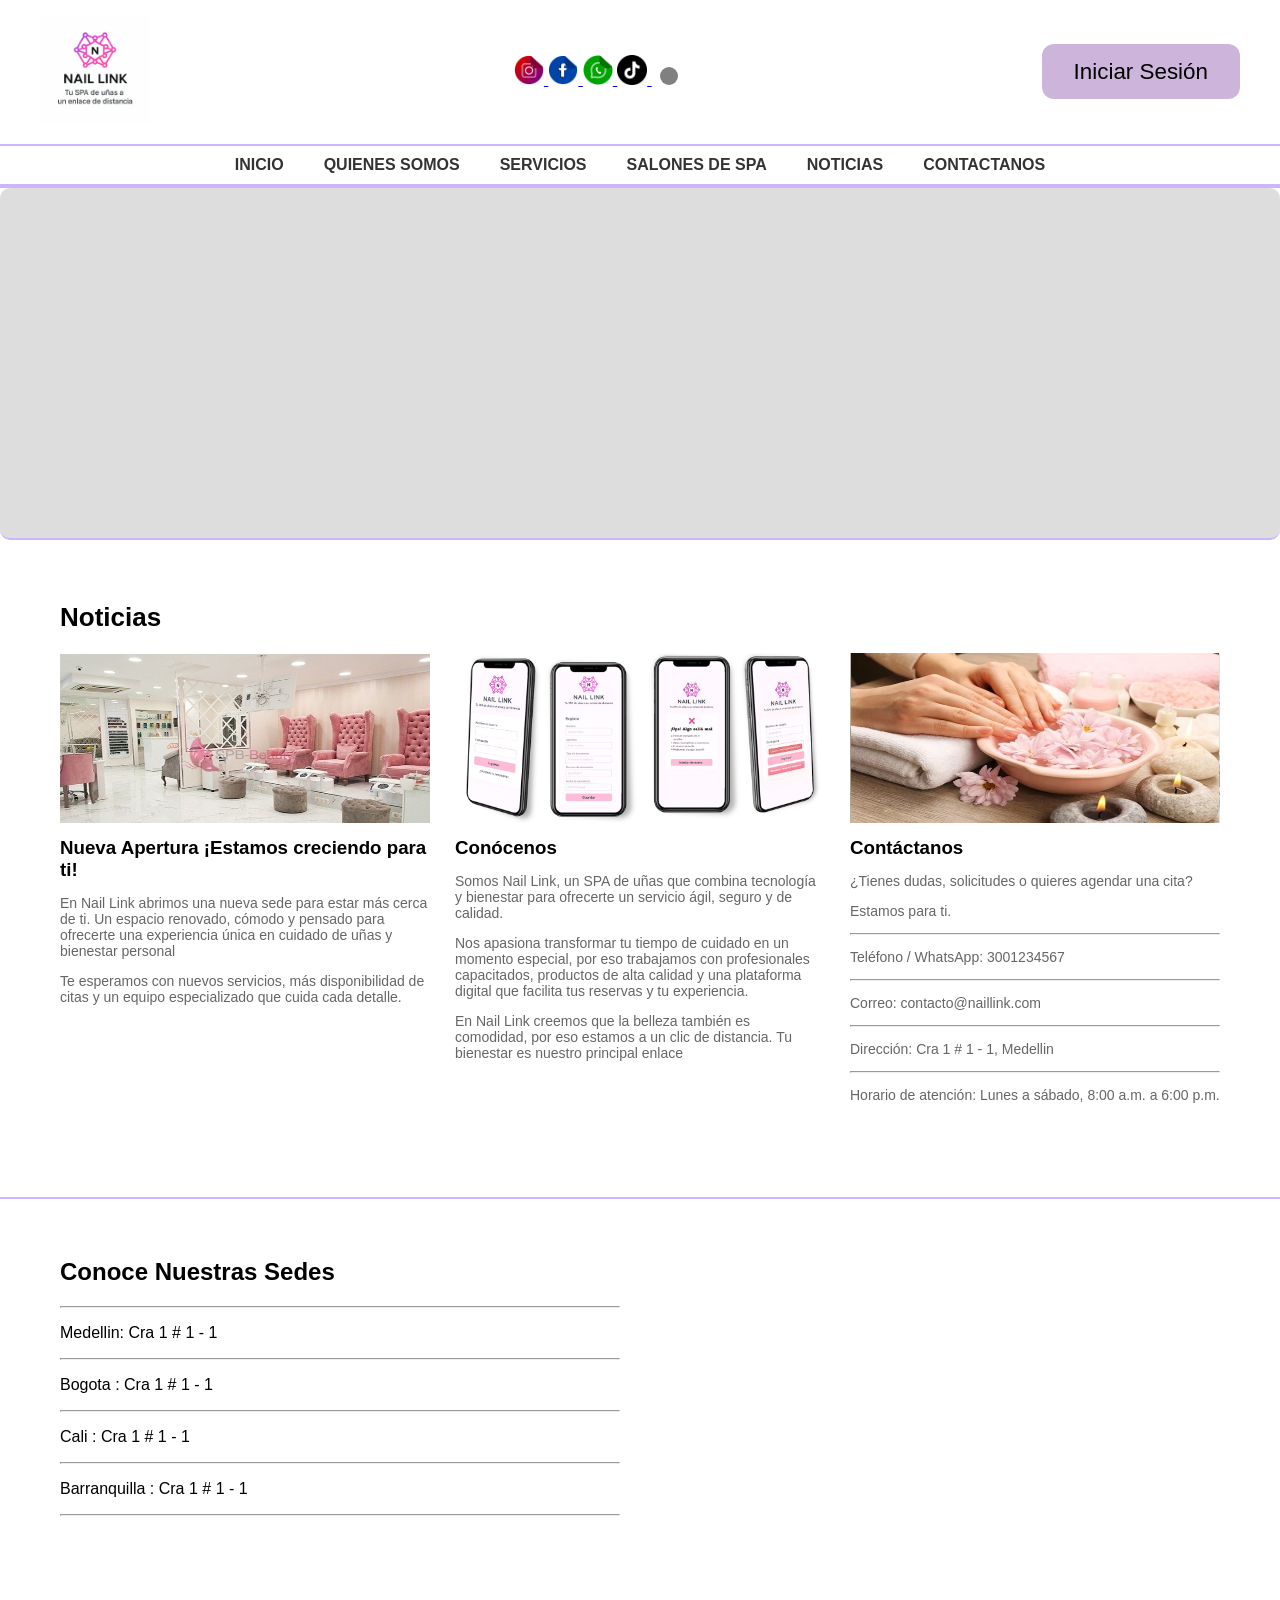
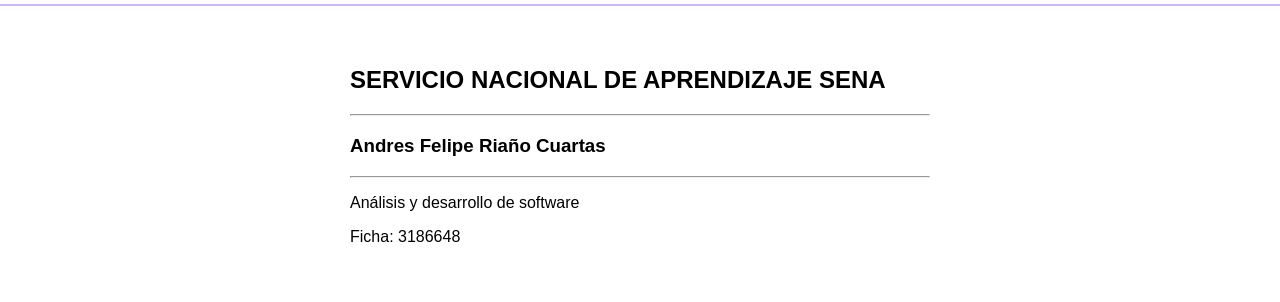
<file: inicio/index.html>
<!DOCTYPE html>
<html lang="es">
<head>
<meta charset="UTF-8">
    <meta name="viewport" content="width=device-width, initial-scale=1.0">
    <title>Nail Link - Inicio</title>
    <link rel="stylesheet"  href="slider.css">
    <link rel="stylesheet" href="style.css">

    <style>
        :root {
            --primary: #cdb4ff;   /* Color principal */
            --text-dark: #333;
            --text-light: #666;
            --gray: #e6e6e6;
        }

        body {
            margin: 0;
            font-family: Arial, sans-serif;
            background: #fff;
        }

        /* HEADER */
        header {
            width: 100%;
            border-bottom: 2px solid var(--primary);
        }

        .top-bar {
            display: flex;
            justify-content: space-between;
            align-items: center;
            padding: 15px 40px;
        }

        .logo img {
            width: 110px;
            animation: fadeLogo 3s infinite alternate;
        }

        @keyframes fadeLogo {
            from { opacity: 0.6; }
            to { opacity: 1; }
        }

        .socials span {
            display: inline-block;
            width: 18px;
            height: 18px;
            background: gray;
            border-radius: 50%;
            margin-left: 8px;
        }

        /* MENU */
        nav {
            background: white;
            border-top: 2px solid var(--primary);
            border-bottom: 2px solid var(--primary);
        }

        nav ul {
            display: flex;
            justify-content: center;
            gap: 40px;
            list-style: none;
            padding: 10px;
            margin: 0;
            font-weight: bold;
        }

        nav ul li {
            cursor: pointer;
            color: var(--text-dark);
        }

        nav ul li:hover {
            color: var(--primary);
        }

        /* SLIDER */
        .slider {
            width: 100%;
            height: 350px;
            background: #ddd;
            display: flex;
            justify-content: center;
            align-items: center;
            color: var(--text-dark);
            border-bottom: 2px solid var(--primary);
        }

        .dots {
            text-align: center;
            margin-top: 10px;
        }

        .dots span {
            display: inline-block;
            width: 12px;
            height: 12px;
            background: gray;
            border-radius: 50%;
            margin: 3px;
        }

        /* NOTICIAS */
        .news {
            padding: 40px 60px;
        }

        .news h2 {
            font-size: 26px;
            margin-bottom: 20px;
        }

        .news-grid {
            display: grid;
            grid-template-columns: repeat(3, 1fr);
            gap: 25px;
        }

        .news-card {
            cursor: pointer;
            transition: 0.4s;
        }

        .news-card img {
            width: 100%;
            height: 170px;
            background: #ddd;
            transition: opacity 0.3s;
        }

        .news-card:hover img {
            opacity: 0.6;
        }

        .news-card h3 {
            margin: 10px 0 5px;
        }

        .news-card p {
            font-size: 14px;
            color: var(--text-light);
        }

        /* GOOGLE MAPS */
        .footer-section {
            margin-top: 40px;
            padding: 40px 60px;
            border-top: 2px solid var(--primary);
        }

        .footer-container {
            display: flex;
            justify-content: space-between;
            gap: 40px;
        }

        .footer-text {
            width: 50%;
        }

        .footer-map {
            width: 50%;
        }

        iframe {
            width: 100%;
            height: 250px;
            border: 0;
        }

        footer{
            font-family: sans-serif;
        }

        .footer-container{
            display: flex;
            justify-content: center;
            align-items: center;
        }


    </style>
</head>
<body>
    <!-- HEADER -->
    <header>
        <div class="top-bar">
            <div class="logo">
                <img width="1000" src="img/LOGO.png" alt="Logo Nail Link">
            </div>

            <div class="socials">
                <a target="_blank" href="https://www.instagram.com/">
                   <img src="img/instagam_109863.ico" alt="instagram" width="30px">
                </a>
                <a target="_blank" href="https://www.facebook.com/">
                   <img src="img/facebook_109862.ico" alt="facebook" width="30px">
                </a>
                <a target="_blank" href="https://www.whatsapp.com/">
                   <img src="img/whatsapp_109861.ico" alt="whatsapp" width="30px">
                </a>
                <a target="" href="https://www.tiktok.com/">
                   <img src="img/tiktok_logo_icon_186928.ico" alt="tiktok" width="30px">
                </a>
                <span></span>
            </div>
            <div>
                <a target="_blank" href="Login.html" class="boton">Iniciar Sesión</a>
            </div>
        </div>

        <!-- MENU -->
        <nav>
            <ul>
                <li>INICIO</li>
                <li>QUIENES SOMOS</li>
                <li>SERVICIOS</li>
                <li>SALONES DE SPA</li>
                <li>NOTICIAS</li>
                <li>CONTACTANOS</li>
            </ul>
        </nav>
    </header>

    <!-- SLIDER -->
    <section class="slider">
        
    <span></span><span></span><span></span>
    <div class="slider-conteiner">
        <div class="slider position"></div>
    </div>
    
    </section>

    <!-- NOTICIAS -->
    <section class="news">
        <h2>Noticias</h2>

        <div class="news-grid">
            <div class="news-card">
                <img src="img/sede.jpg"> 
                <h3>Nueva Apertura ¡Estamos creciendo para ti!</h3>
                <p>En Nail Link abrimos una nueva sede para estar más cerca de ti. Un espacio renovado, cómodo y pensado para ofrecerte una experiencia única en cuidado de uñas y bienestar personal</p>
                    <p>Te esperamos con nuevos servicios, más disponibilidad de citas y un equipo especializado que cuida cada detalle.</p>
                
            </div>

            <div class="news-card">
                <img src="img/somos.jpg">
                <h3>Conócenos</h3>
                <p>Somos Nail Link, un SPA de uñas que combina tecnología y bienestar para ofrecerte un servicio ágil, seguro y de calidad.</p>
                <p>Nos apasiona transformar tu tiempo de cuidado en un momento especial, por eso trabajamos con profesionales capacitados, productos de alta calidad y una plataforma digital que facilita tus reservas y tu experiencia.</p>
                <p>En Nail Link creemos que la belleza también es comodidad, por eso estamos a un clic de distancia. Tu bienestar es nuestro principal enlace</p>
            </div>

            <div class="news-card">
                <img src="img/contactanos.jpg">
                <h3>Contáctanos</h3>
                <p>¿Tienes dudas, solicitudes o quieres agendar una cita?</p>
                <p>Estamos para ti.</p>
                <hr>
                <p>Teléfono / WhatsApp: 3001234567</p>
                <hr>
                <p>Correo: contacto@naillink.com</p>
                <hr>
                <p>Dirección: Cra 1 # 1 - 1, Medellin</p>
                <hr>
                <p>Horario de atención: Lunes a sábado, 8:00 a.m. a 6:00 p.m.</p>
            </div>
        </div>
    </section>

    <!-- GOOGLE MAPS -->
    <section class="footer-section">
        <div class="footer-container">
            <div class="footer-text">
                <p>
                    <h2>Conoce Nuestras Sedes</h2>
                <hr>
                <p>Medellin: Cra 1 # 1 - 1</p>
                <hr>
                <p>Bogota : Cra 1 # 1 - 1</p>
                <hr>
                <p>Cali : Cra 1 # 1 - 1</p>
                <hr>
                <p>Barranquilla : Cra 1 # 1 - 1</p>
                <hr>
            </div>

            <div class="footer-map">
                <iframe src="https://maps.google.com/maps?q=Bogota&t=&z=13&ie=UTF8&iwloc=&output=embed"></iframe>
            </div>
        </div>
    </section> 

    <footer></footer>
        <section class="footer-section">
            <div class="footer-container">
                <div class="footer-text">
                    <p class="centrarTexto">
                        <h2>SERVICIO NACIONAL DE APRENDIZAJE SENA</h2>
                    </p>
                    <hr>
                    <h3>Andres Felipe Riaño Cuartas</h3>
                    <hr>
                    <p>Análisis y desarrollo de software</p>
                    <p>Ficha: 3186648 </p>
                </div>
            </div>
        </section> 
    </footer> 
     
</body>
</html>
</file>
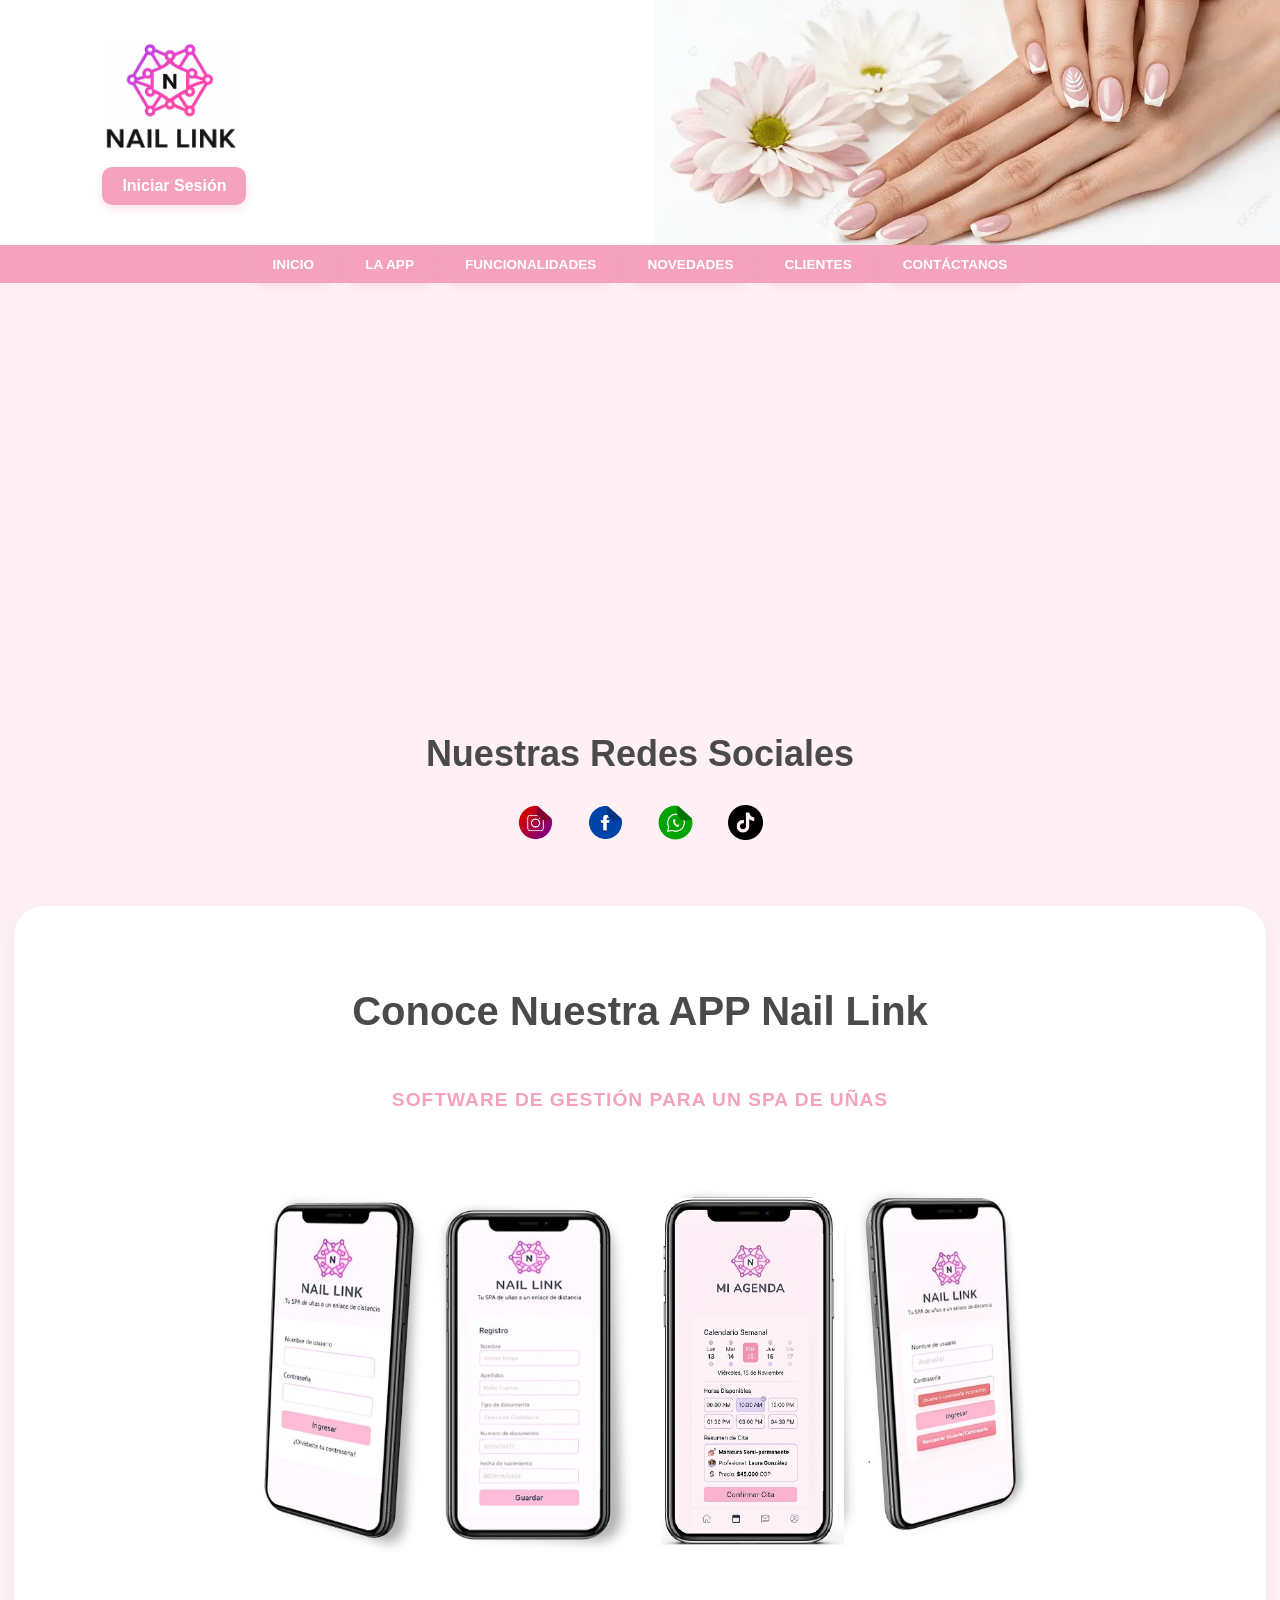
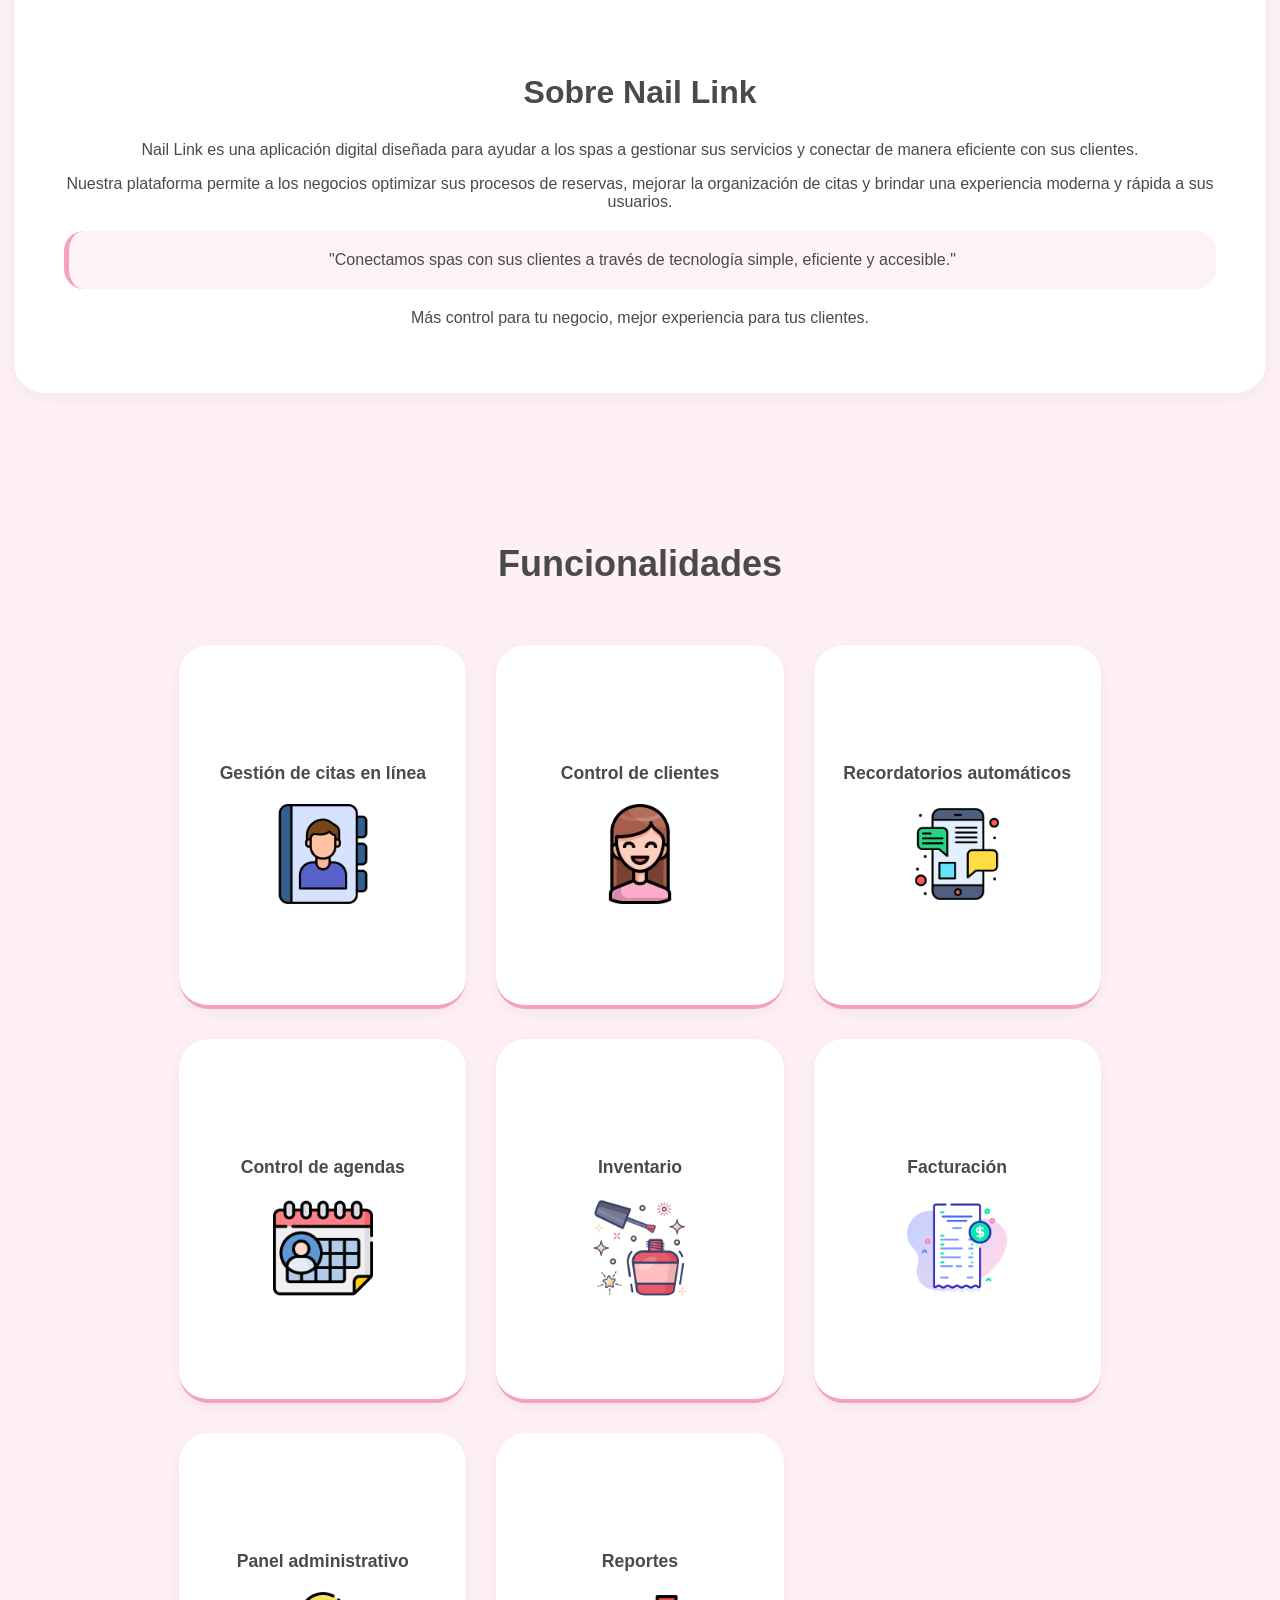
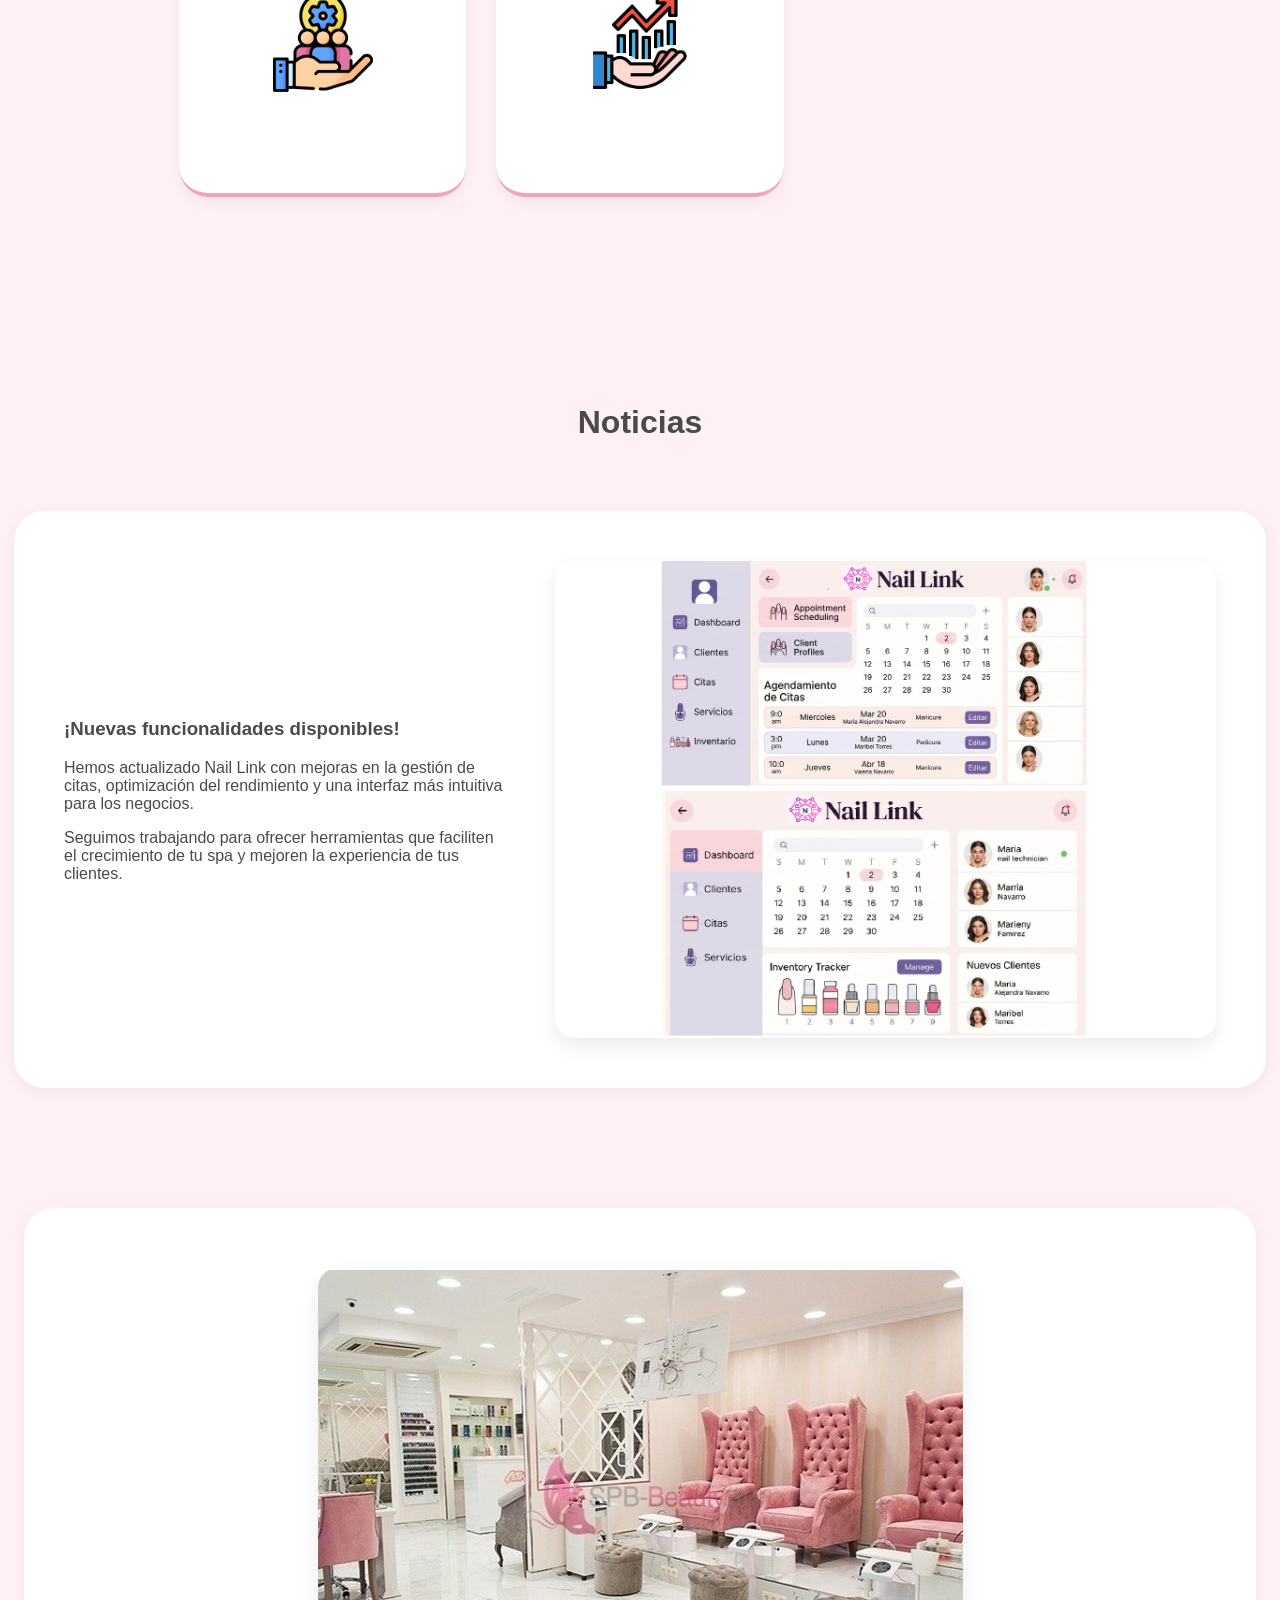
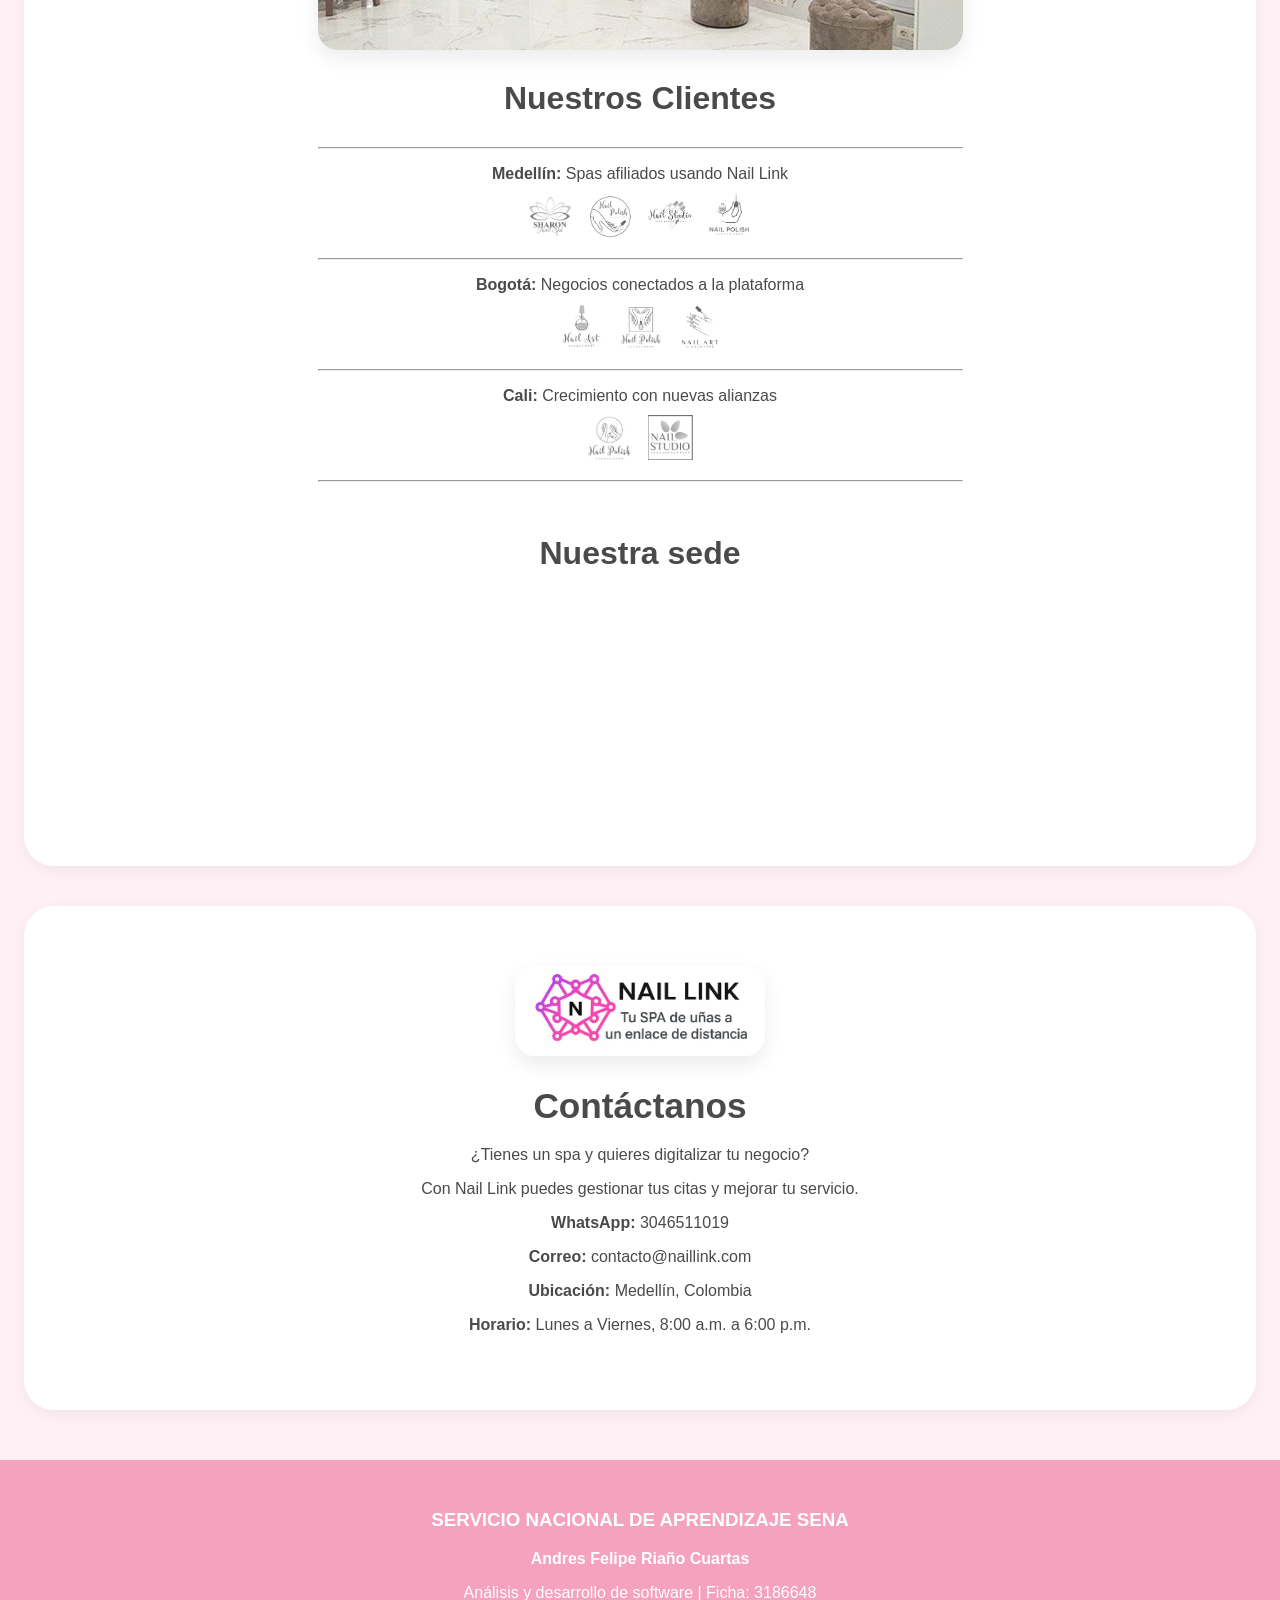
<file: src/main/webapp/index.html>
<!DOCTYPE html>
<html lang="es">
<head>
    <meta charset="UTF-8">
    <meta name="viewport" content="width=device-width, initial-scale=1.0">
    <meta name="description" content="Nail Link - Plataforma digital para spas que conecta negocios con sus clientes, gestiona citas y mejora la experiencia del servicio.">
    <title>Nail Link - Inicio</title>
    <link rel="stylesheet" href="style.css">
    <link rel="stylesheet"  href="slider.css">
</head>
<body>

    <header id="inicio">
    <div class="header-content">

        <div class="left-header">
            <img src="img/LOGO.png" alt="Logo Nail Link" class="logo-img">

            <a href="Login.html" class="btn" target="_self">Iniciar Sesión</a>
        </div>

    </div>
</header>

    <nav class="navbar">
        <ul>
            <li><a href="#inicio">INICIO</a></li>
            <li><a href="#quienes-somos">LA APP</a></li>
            <li><a href="#servicios">FUNCIONALIDADES</a></li>
            <li><a href="#noticias">NOVEDADES</a></li>
            <li><a href="#sedes">CLIENTES</a></li>
            <li><a href="#contacto">CONTÁCTANOS</a></li>
        </ul>
    </nav>

    <section class="slider"></section>
    
                <section class="social-section">
    <h2>Nuestras Redes Sociales</h2>
    <div class="social-icons">
        <a target="_blank" href="https://www.instagram.com/" rel="noopener noreferrer"> 
        <img src="img/instagam_109863.ico" alt="instagram" width="30px"> </a> 
        <a target="_blank" href="https://www.facebook.com/" rel="noopener noreferrer"> 
        <img src="img/facebook_109862.ico" alt="facebook" width="30px"> </a> 
        <a target="_blank" href="https://www.whatsapp.com/" rel="noopener noreferrer"> 
        <img src="img/whatsapp_109861.ico" alt="whatsapp" width="30px"> </a> 
        <a target="_blank" href="https://www.tiktok.com/" rel="noopener noreferrer"> 
        <img src="img/tiktok_logo_icon_186928.ico" alt="tiktok" width="30px"> </a>
    </div>
</section>

   <section id="quienes-somos" class="about-card">
    <h1>Conoce Nuestra APP Nail Link</h1>
    <p>Software de gestión para un SPA de uñas</p>
    <div class="mockup-display">
        <img src="img/somos.jpg" alt="Nail Link App Display">
    </div>

    <div class="about-content">
        <h2>Sobre Nail Link</h2>

           <p class="lead-text">
           <span>Nail Link</span> es una aplicación digital diseñada para ayudar a los spas a gestionar sus servicios y conectar de manera eficiente con sus clientes.
           </p>

           <p class="body-text">
           Nuestra plataforma permite a los negocios optimizar sus procesos de reservas, mejorar la organización de citas y brindar una experiencia moderna y rápida a sus usuarios.
           </p>

           <div class="highlight-box">
           "Conectamos spas con sus clientes a través de tecnología simple, eficiente y accesible."
           </div>

           <p class="footer-note">
            Más control para tu negocio, mejor experiencia para tus clientes.
           </p>
    </div>
</section>

    <section id="servicios" class="section-padding bg-light">
    <h2>Funcionalidades</h2>

    <div class="services-grid">
        <div class="service-card">
            <p>Gestión de citas en línea</p>
            <img src="img/cita.png" alt="Citas">
        </div>

        <div class="service-card">
            <p>Control de clientes</p>
            <img src="img/cliente.png" alt="Clientes">
        </div>

        <div class="service-card">
            <p>Recordatorios automáticos</p>
            <img src="img/recordatorio.png" alt="Recordatorios">
        </div>

        <div class="service-card">
            <p>Control de agendas</p>
            <img src="img/agenda.png" alt="Agendas">
        </div>

        <div class="service-card">
            <p>Inventario</p>
            <img src="img/inventario.png" alt="Inventario">
        </div>

        <div class="service-card">
            <p>Facturación</p>
            <img src="img/factura.png" alt="Factura">
        </div>

        <div class="service-card">
            <p>Panel administrativo</p>
            <img src="img/administracion.png" alt="Admin">
        </div>

        <div class="service-card">
            <p>Reportes</p>
            <img src="img/reporte.png" alt="Reportes">
        </div>
    </div>
</section>

    <section id="noticias" class="news">
        <h2>Noticias</h2>

        
            <div class="news-card">
    
             <div class="news-text">
                <h3>¡Nuevas funcionalidades disponibles!</h3>

                <p>
                Hemos actualizado Nail Link con mejoras en la gestión de citas, optimización del rendimiento y una interfaz más intuitiva para los negocios.
               </p>

                <p>
                Seguimos trabajando para ofrecer herramientas que faciliten el crecimiento de tu spa y mejoren la experiencia de tus clientes.
                </p>
               </div>

              <div class="news-image">
              <img src="img/noticia2.png" alt="Novedades Nail Link">
              </div>

            </div>
       
    </section>

  <section id="sedes" class="footer-section">
    <div class="footer-container">
        <div class="clientes-img">
           <img src="img/sede.jpg" alt="Clientes Nail Link">
        </div>

        <div class="footer-text">
            <h2>Nuestros Clientes</h2>
            <hr>
            
            <p><strong>Medellín:</strong> Spas afiliados usando Nail Link</p>
            <div class="logo-row">
                <img src="img/spa/spa1.png" alt="Spa 1">
                <img src="img/spa/spa2.png" alt="Spa 2">
                <img src="img/spa/spa3.png" alt="Spa 3">
                <img src="img/spa/spa4.png" alt="Spa 4">
            </div>
            
            <hr>
            
            <p><strong>Bogotá:</strong> Negocios conectados a la plataforma</p>
            <div class="logo-row">
                <img src="img/spa/spa5.png" alt="Spa 5">
                <img src="img/spa/spa6.png" alt="Spa 6">
                <img src="img/spa/spa7.png" alt="Spa 7">
            </div>
            
            <hr>
            
            <p><strong>Cali:</strong> Crecimiento con nuevas alianzas</p>
            <div class="logo-row">
                <img src="img/spa/spa8.png" alt="Spa 8">
                <img src="img/spa/spa9.png" alt="Spa 9">
            </div>
            <hr>
        </div>
            
        <div class="footer-map">
            <br>
            <h2>Nuestra sede</h2>
            <iframe src="https://maps.google.com/maps?q=Bogota&t=&z=13&ie=UTF8&iwloc=&output=embed" style="border:0;" allowfullscreen="" loading="lazy"></iframe>
        </div>
    </div>
</section>

 <section id="contacto" class="contact-card">
    <div class="contact-container">

        <div class="contact-logo">
            <img src="img/logo3.jpg" alt="Logo Nail Link">
        </div>

        <div class="contact-content">
            <h2>Contáctanos</h2>

            <p>¿Tienes un spa y quieres digitalizar tu negocio?</p>
            <p>Con Nail Link puedes gestionar tus citas y mejorar tu servicio.</p>

            <p><strong>WhatsApp:</strong> 3046511019</p>
            <p><strong>Correo:</strong> contacto@naillink.com</p>
            <p><strong>Ubicación:</strong> Medellín, Colombia</p>

            <p><strong>Horario:</strong> Lunes a Viernes, 8:00 a.m. a 6:00 p.m.</p>
        </div>

    </div>
</section>

    <footer class="text-center">
        <h3>SERVICIO NACIONAL DE APRENDIZAJE SENA</h3>
        <strong><p>Andres Felipe Riaño Cuartas</p></strong>
        <p>Análisis y desarrollo de software | Ficha: 3186648</p>
    </footer>
     
</body>
</html>
</file>
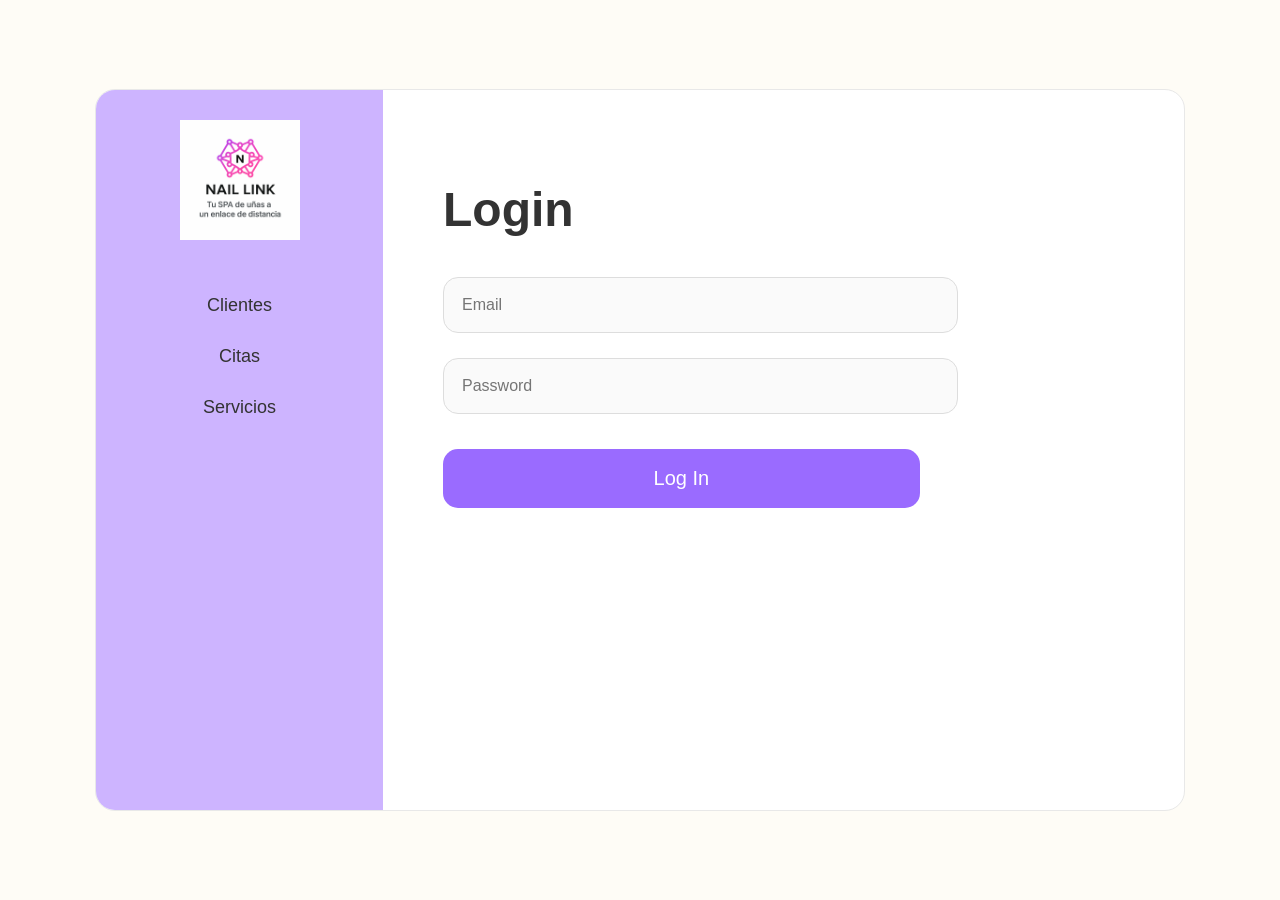
<file: inicio/Login.html>
<!DOCTYPE html>
<html lang="es">
<head>
    <meta charset="UTF-8">
    <meta name="viewport" content="width=device-width, initial-scale=1.0">
    <title>Nail Link - Login</title>

    <style>
        :root {
            --primary: #cdb4ff;   /* Lila suave */
            --button: #9a6bff;    /* Morado */
            --text-dark: #333;
            --text-light: #777;
            --bg: #fefcf6;        /* Fondo crema claro */
        }

        body {
            margin: 0;
            font-family: Arial, sans-serif;
            background: var(--bg);
            height: 100vh;
            display: flex;
            justify-content: center;
            align-items: center;
        }

        /* CONTENEDOR PRINCIPAL */
        .container {
            width: 85%;
            height: 80vh;
            background: white;
            border-radius: 20px;
            display: flex;
            overflow: hidden;
            border: 1px solid #e8e8e8;
        }

        /* LATERAL */
        .sidebar {
            width: 25%;
            background: var(--primary);
            padding: 30px;
            display: flex;
            flex-direction: column;
            align-items: center;
        }

        .sidebar img {
            width: 120px;
            margin-bottom: 40px;
        }

        .sidebar a {
            display: block;
            margin: 15px 0;
            text-decoration: none;
            color: var(--text-dark);
            font-size: 18px;
        }

        .sidebar a:hover {
            font-weight: bold;
        }

        /* FORMULARIO LOGIN */
        .login-area {
            width: 75%;
            padding: 60px;
        }

        .login-area h1 {
            font-size: 48px;
            margin-bottom: 40px;
            color: var(--text-dark);
        }

        .form-control {
            width: 70%;
            padding: 18px;
            border-radius: 15px;
            border: 1px solid #ddd;
            margin-bottom: 25px;
            font-size: 16px;
            outline: none;
            background: #fafafa;
        }

        .form-control:focus {
            border-color: var(--primary);
        }

        .btn {
            width: 70%;
            padding: 18px;
            background: var(--button);
            color: white;
            font-size: 20px;
            border-radius: 15px;
            border: none;
            cursor: pointer;
            margin-top: 10px;
        }

        .btn:hover {
            opacity: 0.85;
        }
    </style>
</head>

<body>

    <div class="container">

        <!-- LATERAL -->
        <div class="sidebar">
            <img src="img/LOGO.png" alt="Nail Link Logo">

            <a href="#">Clientes</a>
            <a href="#">Citas</a>
            <a href="#">Servicios</a>
        </div>

        <!-- LOGIN -->
        <div class="login-area">
            <h1>Login</h1>

            <input type="email" class="form-control" placeholder="Email">
            <input type="password" class="form-control" placeholder="Password">

            <button class="btn">Log In</button>
        </div>

    </div>

</body>
</html>
</file>
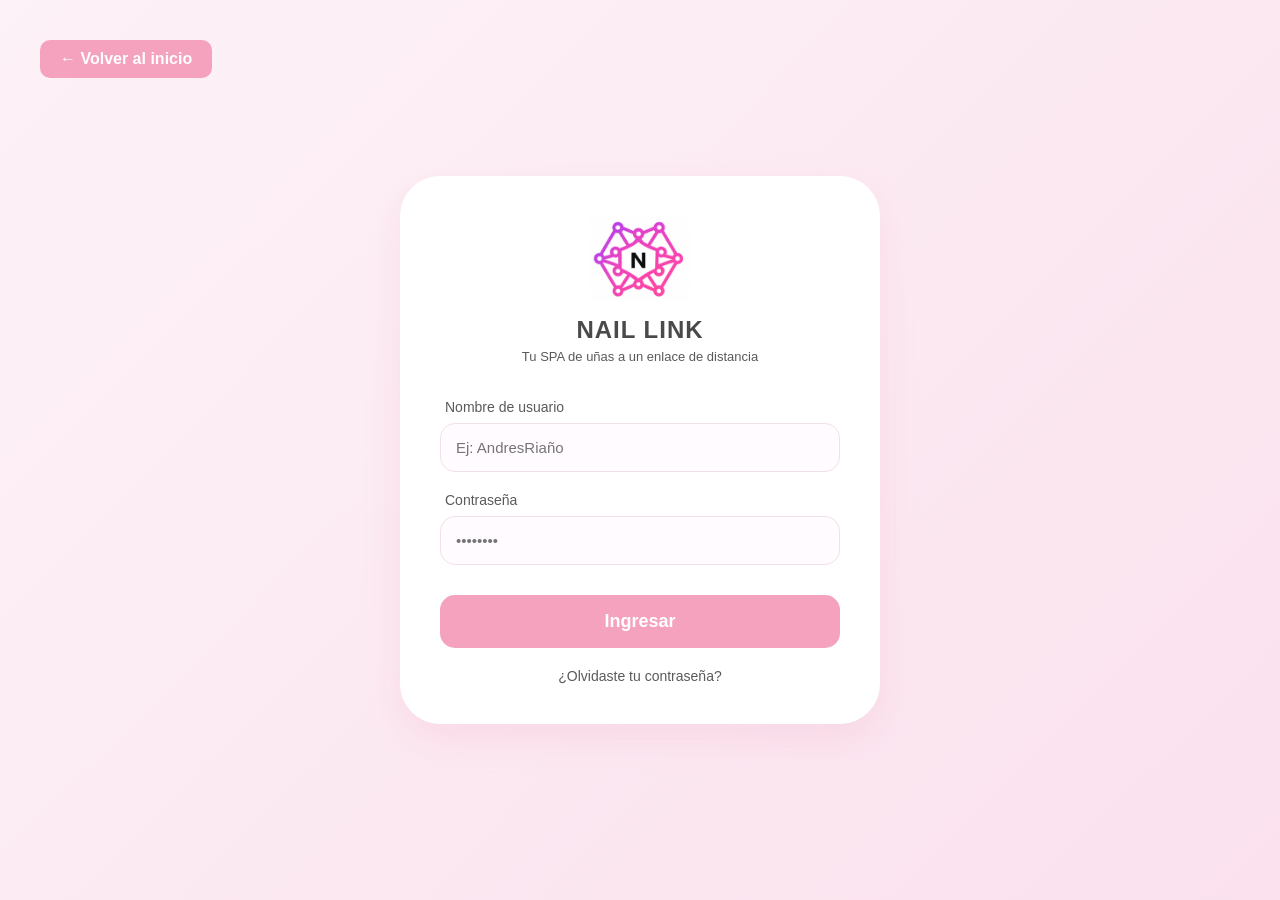
<file: src/main/webapp/login.html>
<!DOCTYPE html>
<html lang="es">
<head>
    <meta charset="UTF-8">
    <meta name="viewport" content="width=device-width, initial-scale=1.0">
    <title>Nail Link - Iniciar Sesión</title>

    <style>
        :root {
            --bg-soft-pink: #fdf2f7; 
            --card-white: #ffffff;
            --primary-pink: #f4a2bd;
            --text-gray: #5a5a5a;
            --input-border: #f0e0e9;
            --font-main: 'Segoe UI', Roboto, Helvetica, Arial, sans-serif;
        }

        body {
            margin: 0;
            padding: 0;
            font-family: var(--font-main);
            background-color: var(--bg-soft-pink);
            height: 100vh;
            display: flex;
            justify-content: center;
            align-items: center;
        }

        .login-card {
            background: var(--card-white);
            width: 100%;
            max-width: 400px;
            padding: 40px;
            border-radius: 40px; 
            box-shadow: 0 15px 35px rgba(244, 162, 189, 0.2);
            text-align: center;
        }

        .logo-area img {
            width: 100px;
            margin-bottom: 10px;
        }

        .brand-name {
            font-size: 24px;
            font-weight: bold;
            color: #4a4a4a;
            margin-bottom: 5px;
            letter-spacing: 1px;
            text-transform: uppercase;
        }

        .slogan {
            font-size: 13px;
            color: var(--text-gray);
            margin-bottom: 35px;
        }

        .form-group {
            text-align: left;
            margin-bottom: 20px;
        }

        label {
            display: block;
            margin-bottom: 8px;
            margin-left: 5px;
            color: var(--text-gray);
            font-size: 14px;
        }

        .form-control {
            width: 100%;
            padding: 15px;
            border: 1.5px solid var(--input-border);
            border-radius: 15px;
            font-size: 15px;
            box-sizing: border-box; 
            outline: none;
            transition: all 0.3s ease;
            background-color: #fffbff;
        }

        .form-control:focus {
            border-color: var(--primary-pink);
            background-color: #fff;
            box-shadow: 0 0 8px rgba(244, 162, 189, 0.2);
        }


        .btn-submit {
            width: 100%;
            padding: 16px;
            background-color: var(--primary-pink);
            color: white;
            border: none;
            border-radius: 15px;
            font-size: 18px;
            font-weight: 600;
            cursor: pointer;
            margin-top: 10px;
            transition: transform 0.2s, 
        }

        .btn-submit:hover {
            background-color: #f08da5;
            transform: translateY(-2px);
        }

        .btn-submit:active {
            transform: scale(0.98);
        }

        .forgot-password {
            display: block;
            margin-top: 20px;
            font-size: 14px;
            color: var(--text-gray);
            text-decoration: none;
        }

        .forgot-password:hover {
            color: var(--primary-pink);
        }

        @media (min-width: 768px) {
            body {
                background: linear-gradient(135deg, #fdf2f7 0%, #fae1ed 100%);
            }
        }
        .btn-volver {
           display: inline-block;
           margin: 20px;
           padding: 10px 20px;
           background-color: #f4a2bd;
           color: white;
           text-decoration: none;
           border-radius: 10px;
           font-weight: bold;
           transition: 0.3s;
        }

        .btn-volver:hover {
           background-color: #e68aa7;
        }
        .btn-volver {
           position: absolute;
           top: 20px;
           left: 20px;
        }
    </style>
</head>
<body>

    <div class="login-card">
        <div class="logo-area">
            <img src="img/logo4.png" alt="Nail Link Logo">
            <div class="brand-name">Nail Link</div>
            <div class="slogan">Tu SPA de uñas a un enlace de distancia</div>
        </div>

<form action="RegistroServlet" method="POST">

    <div class="form-group">
        <label for="usuario">Nombre de usuario</label>

        <input 
            type="text"
            id="usuario"
            name="usuario"
            class="form-control"
            placeholder="Ej: AndresRiaño"
            required>
    </div>

    <div class="form-group">
        <label for="password">Contraseña</label>

        <input 
            type="password"
            id="password"
            name="password"
            class="form-control"
            placeholder="••••••••"
            required>
    </div>

    <button type="submit" class="btn-submit">
        Ingresar
    </button>

</form>
        <a href="#" class="forgot-password">¿Olvidaste tu contraseña?</a>
    </div>
    <a href="index.html" class="btn-volver">← Volver al inicio</a>

</body>
</html>
</file>
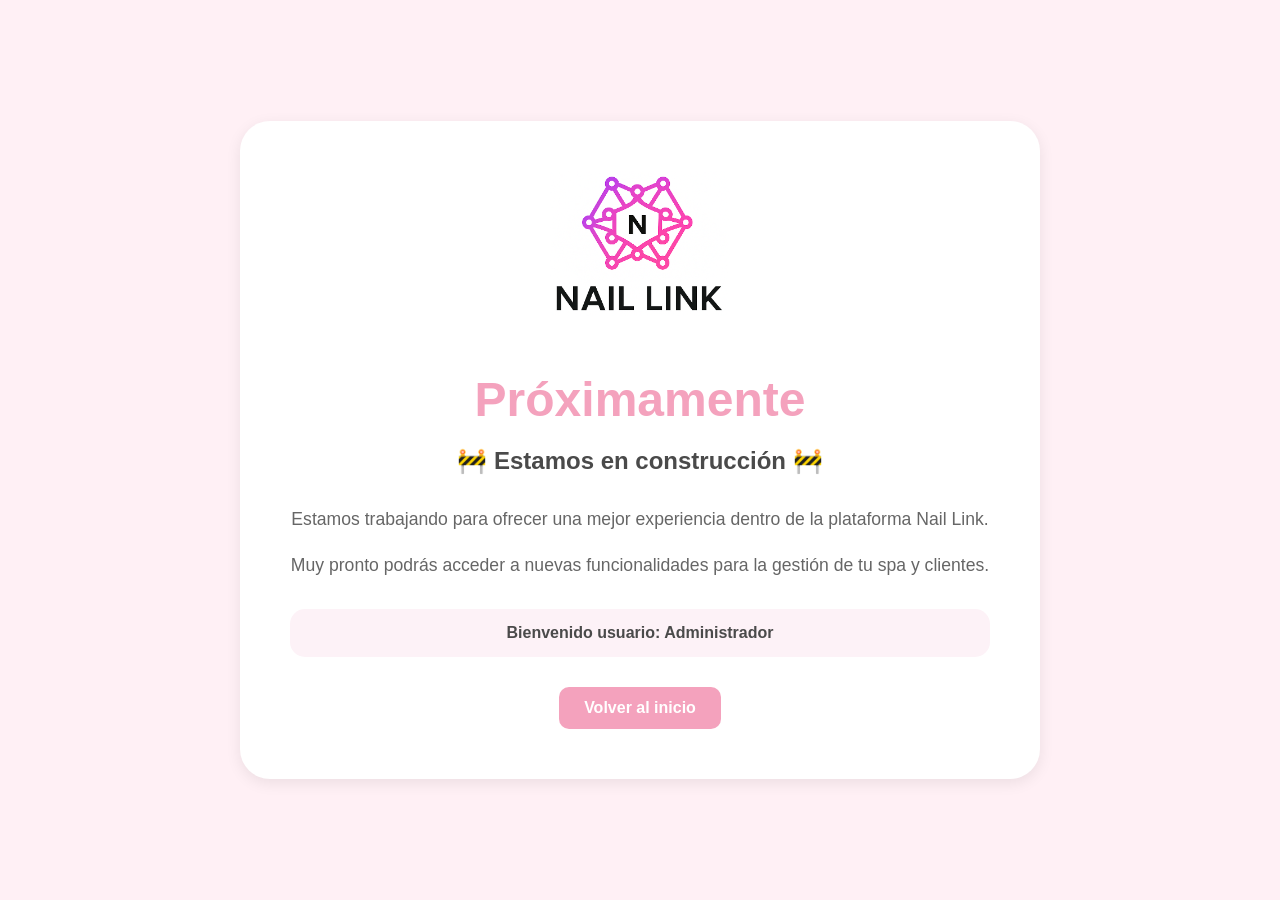
<file: src/main/webapp/panel.html>
<!DOCTYPE html>
<html lang="es">
<head>
    <meta charset="UTF-8">
    <meta name="viewport" content="width=device-width, initial-scale=1.0">
    <title>Nail Link - Panel</title>

    <style>
        :root {
            --bg-light: #fff0f5;
            --button-main: #f4a2bd;
            --text-dark: #4a4a4a;
            --white: #ffffff;
            --shadow: 0 4px 15px rgba(0,0,0,0.08);
        }

        body {
            margin: 0;
            font-family: 'Segoe UI', Tahoma, Geneva, Verdana, sans-serif;
            background-color: var(--bg-light);

            display: flex;
            justify-content: center;
            align-items: center;

            height: 100vh;
        }

        .construction-card {
            background: var(--white);
            width: 80%;
            max-width: 700px;

            padding: 50px;
            border-radius: 30px;

            text-align: center;

            box-shadow: var(--shadow);
        }

        .construction-card img {
            width: 180px;
            margin-bottom: 20px;
        }

        h1 {
            color: var(--button-main);
            font-size: 3rem;
            margin-bottom: 10px;
        }

        h2 {
            color: var(--text-dark);
            margin-bottom: 30px;
        }

        p {
            color: #666;
            font-size: 1.1rem;
            line-height: 1.6;
        }

        .user-box {
            margin-top: 30px;
            background-color: #fdf2f7;
            padding: 15px;
            border-radius: 15px;
            font-weight: bold;
            color: var(--text-dark);
        }

        .btn-home {
            display: inline-block;
            margin-top: 30px;
            background-color: var(--button-main);
            color: white;
            padding: 12px 25px;
            border-radius: 10px;
            text-decoration: none;
            font-weight: bold;
            transition: 0.3s;
        }

        .btn-home:hover {
            background-color: #f08da5;
            transform: translateY(-2px);
        }
    </style>
</head>

<body>

    <div class="construction-card">

        <img src="img/LOGO.png" alt="Logo Nail Link">

        <h1>Próximamente</h1>

        <h2>🚧 Estamos en construcción 🚧</h2>

        <p>
            Estamos trabajando para ofrecer una mejor experiencia
            dentro de la plataforma Nail Link.
        </p>

        <p>
            Muy pronto podrás acceder a nuevas funcionalidades
            para la gestión de tu spa y clientes.
        </p>

        <div class="user-box">
            Bienvenido usuario: <span id="usuario">Administrador</span>
        </div>

        <a href="index.html" class="btn-home">
            Volver al inicio
        </a>

    </div>

</body>
</html>
</file>
<file: inicio/slider.css>
.slider {
    background-image: url(slider/spa1.jpg);
    background-size: cover;
    height: 10%;
    width: 10%;
    border-radius: 10px;
    animation: animate 10s infinite
}

@keyframes animate{
    20%{
        background-image: url(slider/spa3.jpg);
        background-size: cover;
    }
    40%{
        background-image: url(slider/spa2.jpg);
        background-size: cover;
    }
    60%{
        background-image: url(slider/spa1.jpg);
        background-size: cover;
    }
}
</file>
<file: inicio/style.css>
.boton{
    background-color: #cdb4db;
    border: none;
    color:black;
    padding: 15px 32px;
    text-decoration: none;
    font-size: 1.4rem;
    border-radius: 12px;
    font-family: sans-serif;
}

.centrarTexto{
    text-align: center;
}
</file>
<file: src/main/webapp/style.css>
:root {
    --bg-light: #fff0f5;
    --button-main: #f4a2bd;
    --text-dark: #4a4a4a;
    --white: #ffffff;
    --shadow: 0 4px 15px rgba(0, 0, 0, 0.05);

    --fucsia: #f4a2bd;
    --dark: #333;
    --bg-pink: #fdf2f7;
}

body {
    margin: 0;
    font-family: 'Segoe UI', Tahoma, Geneva, Verdana, sans-serif;
    background-color: var(--bg-light);
    color: var(--text-dark);
}

img {
    max-width: 100%;
    height: auto;
}

/* ================= HEADER ================= */
header {
    background: url("img/fondo.png") no-repeat center center/cover;
    color: white;
}

.header-content {
    display: flex;
    padding: 40px 8%;
}

.left-header {
    display: flex;
    flex-direction: column;
    align-items: flex-start;
    gap: 15px;
}

.logo-img {
    width: 140px;
}

/* BOTÓN */
.btn {
    background-color: var(--button-main);
    color: var(--white);
    padding: 10px 20px;
    text-decoration: none;
    font-weight: bold;
    border-radius: 10px;
    transition: 0.3s;
    box-shadow: 0 4px 10px rgba(244, 162, 189, 0.3);
}

.btn:hover {
    background-color: #f08da5;
    transform: translateY(-2px);
}

/* ================= MENÚ ================= */
.navbar {
    position: sticky;
    top: 0;
    background: var(--button-main);
    z-index: 1000;
    padding: 10px 0;
}

.navbar ul {
    display: flex;
    justify-content: center;
    gap: 15px;
    list-style: none;
    margin: 0;
    padding: 0;
}

.navbar ul li a {
    background-color: var(--button-main);
    color: white;
    padding: 10px 18px;
    border-radius: 10px;
    text-decoration: none;
    font-weight: bold;
    font-size: 0.85rem;
    transition: 0.3s;
    box-shadow: 0 4px 10px rgba(244, 162, 189, 0.3);
}

.navbar ul li a:hover {
    background-color: #f08da5;
}

/* ================= REDES ================= */
.social-section {
    text-align: center;
    padding: 20px 0;
    font-size: 1.5rem;
}

.social-icons {
    display: flex;
    justify-content: center;
    gap: 15px;
}

.social-icons img {
    width: 35px;
    transition: 0.3s;
}

.social-icons img:hover {
    transform: scale(1.2);
}
/* ================= TARJETAS GENERALES ================= */
.about-card,
.news-card,
.footer-section,
.contact-card {
    width: 90%;
    max-width: 1200px;
    margin: 40px auto;
    background: white;
    border-radius: 30px;
    padding: 50px;
    box-shadow: var(--shadow);
    display: flex;
    align-items: center;
    gap: 50px;
    justify-content: space-between;
}

/* ================= CONÓCENOS ================= */

.about-card h1 {
    margin-bottom: 0; 
    font-size: 2.5rem;
    color: var(--text-dark);
}
.about-card h1 + p {
    margin-top: 5px;   
    margin-bottom: 30px; 
    font-size: 1.2rem;
    font-weight: bold;
    color: var(--button-main); 
    text-transform: uppercase; 
    letter-spacing: 1px;   
}
.about-card {
    flex-direction: column; 
    text-align: center;
}

.mockup-display {
    width: 100%;
    max-width: 800px;
    margin-bottom: 30px;
}
.about-card h2 {
    text-align: center;
    margin-bottom: 30px;
    font-size: 2rem;
    color: var(--text-dark);
}
.mockup-display img {
    width: 100%;
    height: auto;
    object-fit: contain;
}

/* ================= SERVICIOS ================= */
.services-grid {
    display: grid;
    grid-template-columns: repeat(auto-fit, minmax(250px, 1fr));
    gap: 25px;
    padding: 20px 5%;
}

.service-card {
    background: white;
    padding: 40px;
    border-radius: 25px;
    box-shadow: var(--shadow);
    text-align: center;
    font-weight: bold;
    border-bottom: 4px solid var(--button-main);
}
.services-grid {
    display: grid;
    grid-template-columns: repeat(auto-fit, minmax(250px, 1fr));
    gap: 30px;
    width: 90%;
    max-width: 1200px;
    margin: 40px auto;
}

.service-card {
    background: white;
    padding: 40px 20px;
    border-radius: 30px;
    box-shadow: var(--shadow);
    display: flex;
    flex-direction: column; 
    align-items: center;
    justify-content: center;
    text-align: center;
    min-height: 280px; 
    transition: 0.3s ease;
}

.service-card:hover {
    transform: translateY(-10px);
}

.service-card p {
    font-weight: bold;
    margin-bottom: 20px;
    color: var(--text-dark);
    font-size: 1.1rem;
}

.service-card img {
    width: 100px; 
    height: 100px;
    object-fit: contain;
}

/* ================= NOTICIAS, CLIENTES Y CONTACTO ================= */

.section-padding {
    padding: 80px 10%;
    text-align: center;
    font-size: 1.5rem;
}

.news {
    display: flex;
    flex-direction: column;
    align-items: center;
    padding: 40px 0;
}
.news h2 {
    text-align: center;
    margin-bottom: 30px;
    font-size: 2rem;
    color: var(--text-dark);
}

.news-image, 
.clientes-img, 
.contact-logo {
    flex: 1.5;
    display: flex;
    justify-content: center;
}

.news-image img, 
.clientes-img img, 
.contact-logo img {
    width: 100%;
    max-width: 700px; 
    max-height: 500px;
    object-fit: cover;
    border-radius: 20px;
    box-shadow: 0 8px 20px rgba(0,0,0,0.08);
}

.news-text, 
.footer-container .text-content, 
.contact-content {
    flex: 1; 
    text-align: left;
}
/* ================= CLIENTES ================= */
.footer-section {
    flex-direction: column; 
    text-align: center;
    justify-content: center;
    padding: 60px 40px;
}
.footer-section h2 {
    text-align: center;
    margin-bottom: 30px;
    font-size: 2rem;
    color: var(--text-dark);
}
.clientes-img {
    width: 100%;
    max-width: 800px; 
    margin-bottom: 30px;
    display: flex;
    justify-content: center;
}

.clientes-img img {
    width: 100%;
    height: auto;
    object-fit: contain;
    border-radius: 20px;
}

.logo-row {
    display: flex;
    flex-wrap: wrap; 
    gap: 15px;      
    margin: 10px 0 20px 0; 
    justify-content: center; 
    align-items: center; 
}

.footer-text p {
    text-align: center;
    margin-bottom: 5px;
}

.logo-row img {
    width: 45px;    
    height: 45px;
    object-fit: contain;
    filter: grayscale(100%); 
    opacity: 0.7;
    transition: 0.3s ease;
}

.logo-row img:hover {
    filter: grayscale(0%);
    opacity: 1;
    transform: scale(1.1);
}

.footer-map iframe {
    width: 100%;
    height: 200px;
    border-radius: 15px;
}
/* ================= CONTACTANOS  ================= */
.contact-card {
    flex-direction: column; 
    text-align: center;
    justify-content: center;
    padding: 60px 40px;
}

.contact-logo {
    width: 100%;
    max-width: 250px; 
    margin: 0 auto 30px auto;
}

.contact-content {
    width: 100%;
    max-width: 800px;
    margin: 0 auto;
    text-align: center;
    justify-content: center;
}

.contact-content h2 {
    font-size: 2.2rem;
    margin-bottom: 20px;
    color: var(--text-dark);
}
/* ================= AJUSTES ESPECÍFICOS ================= */
.highlight-box {
    background-color: var(--bg-pink);
    padding: 20px;
    border-radius: 20px;
    margin: 20px 0;
    border-left: 5px solid var(--button-main);
}

.social-icons img {
    width: 35px;
    transition: 0.3s;
    margin: 0 10px;
}

/* ================= RESPONSIVE (MÓVIL) ================= */
@media (max-width: 992px) {
    .about-card,
    .news-card,
    .footer-section,
    .contact-card {
        flex-direction: column-reverse;
        text-align: center;
        padding: 30px;
        width: 95%;
    }

    .news-text, .contact-content {
        text-align: center;
    }

    .news-image img, .clientes-img img, .contact-logo img {
        max-width: 100%;
        max-height: 350px;
    }
    
    .about-card {
        flex-direction: column; 
    }
}

/* ================= FOOTER FINAL ================= */
footer {
    background-color: var(--button-main);
    color: white;
    padding: 30px;
    text-align: center;
    margin-top: 50px;
}
</file>
<file: src/main/webapp/slider.css>
.slider {
    width: 100%;
    height: 400px;
    border-radius: 10px;

    background-size: cover;
    background-position: center;
    background-repeat: no-repeat;

    animation: sliderAnim 30s infinite ease-in-out;
}

@keyframes sliderAnim {
    0% {
        background-image: url("slider/spa1.jpg");
    }
    33% {
        background-image: url("slider/spa2.jpg");
    }
    66% {
        background-image: url("slider/spa3.jpg");
    }
    100% {
        background-image: url("slider/spa1.jpg");
    }
}
</file>
